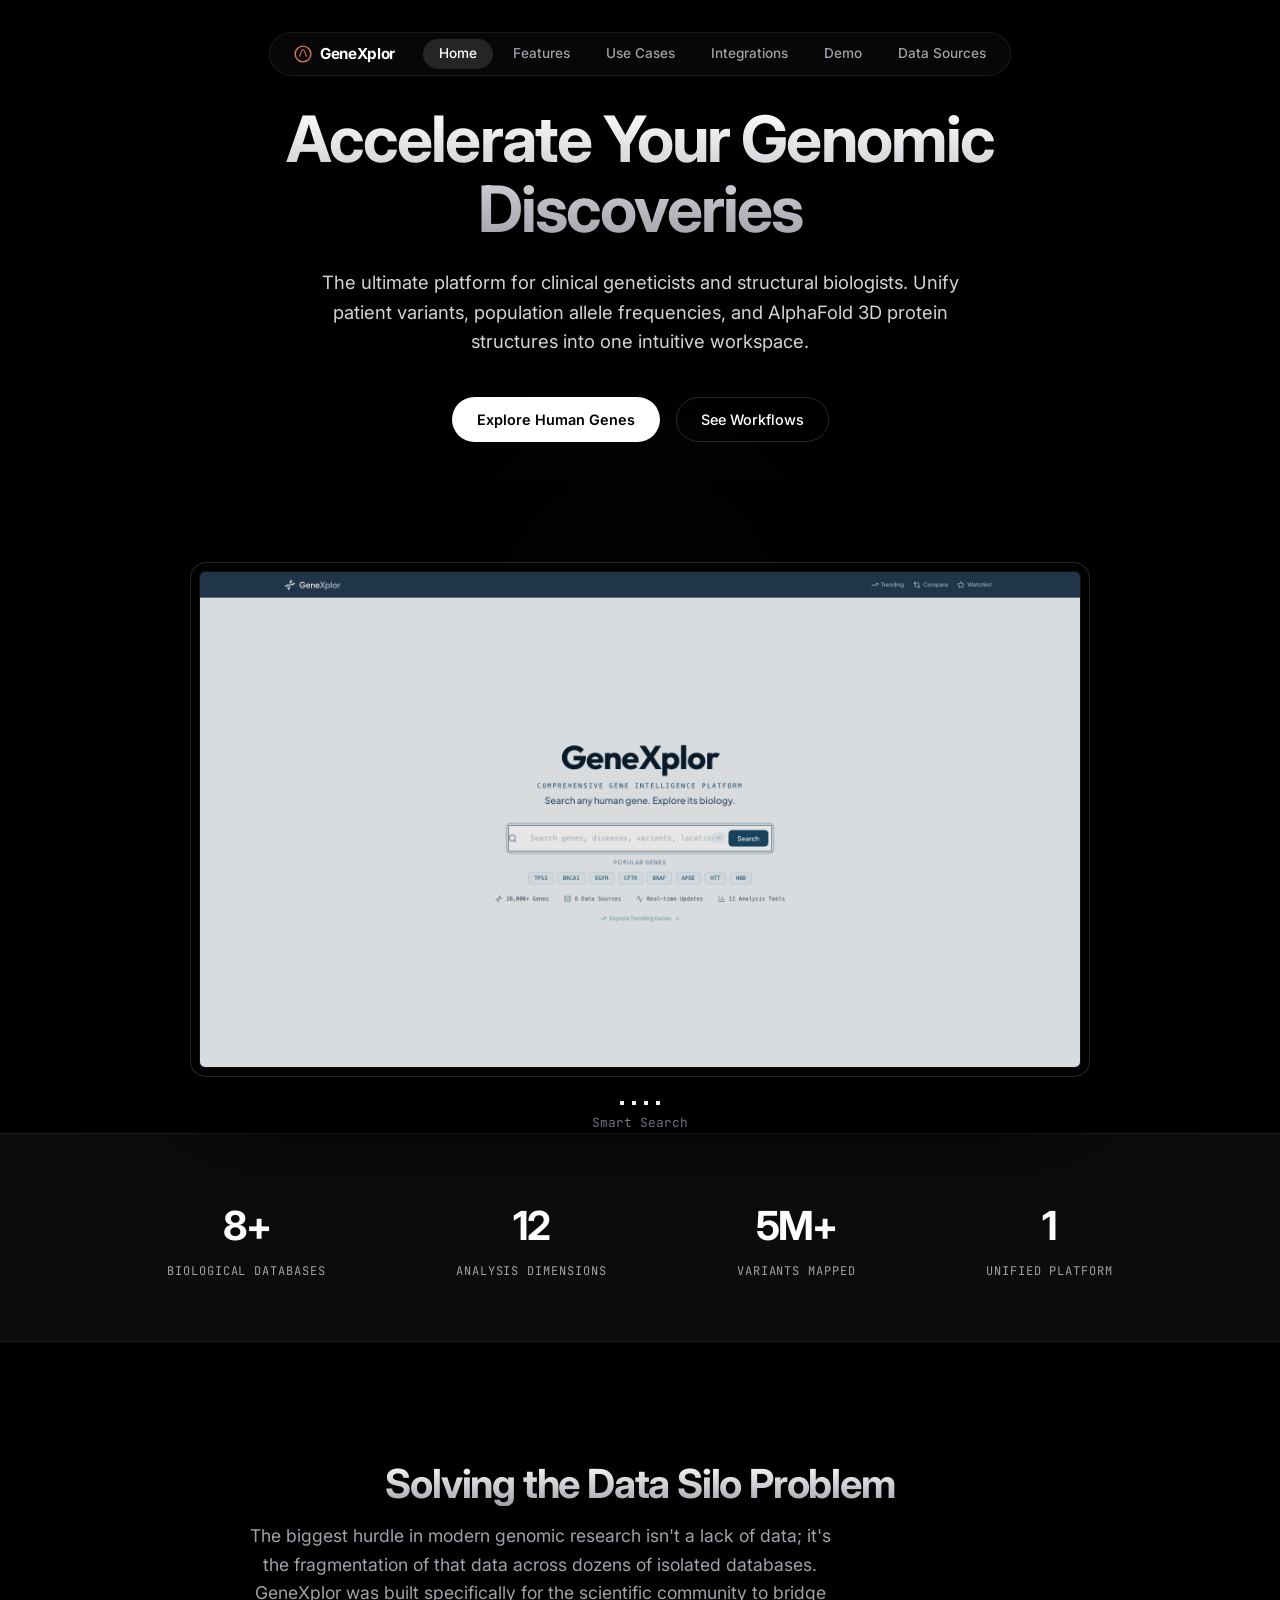
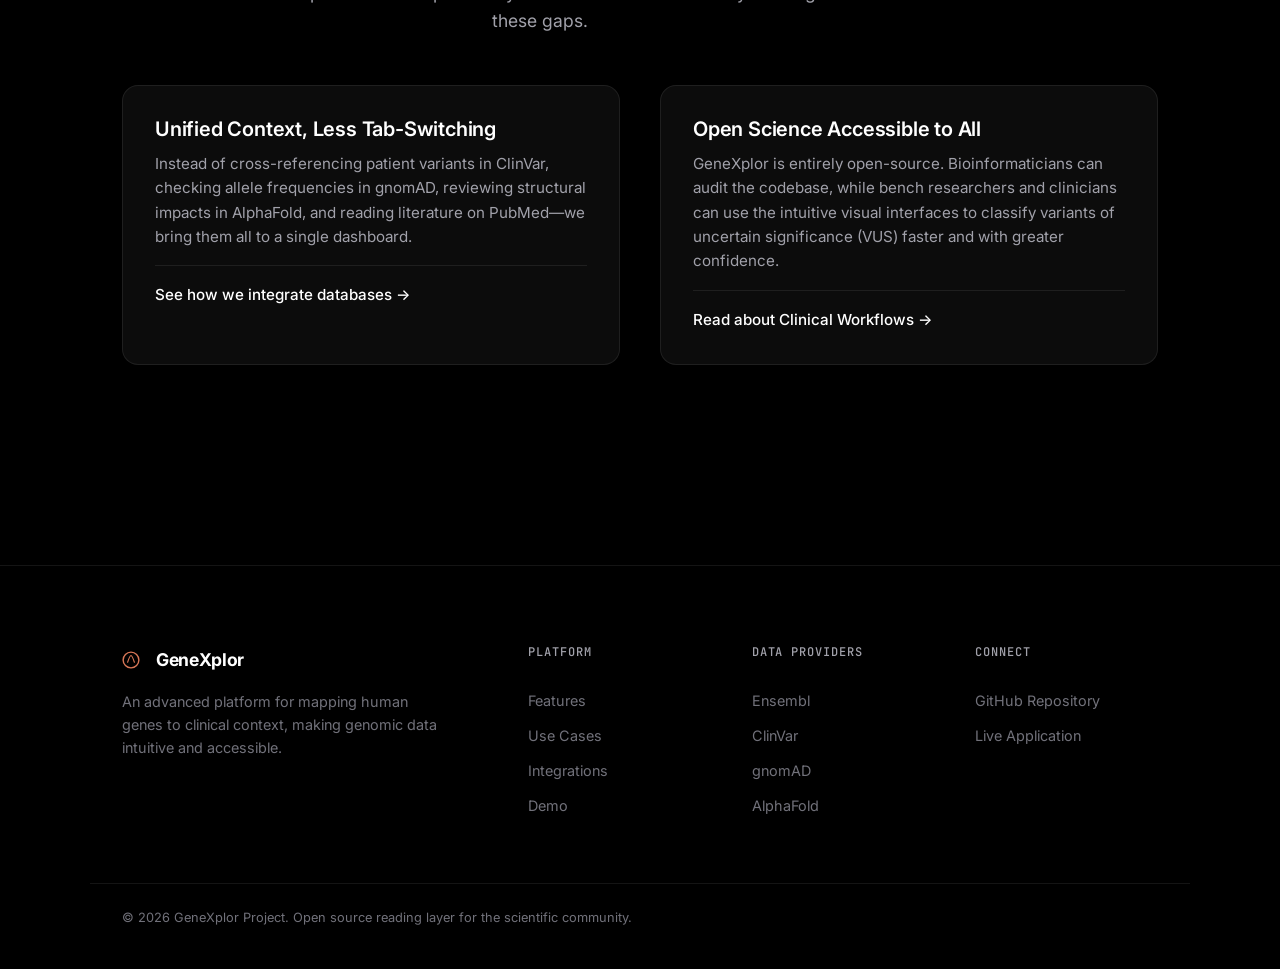
<file: index.html>
<!DOCTYPE html>
<html lang="en">
<head>
  <meta charset="UTF-8">
  <meta name="viewport" content="width=device-width, initial-scale=1.0">
  <title>GeneXplor — Gene Knowledge Platform for the Scientific Community</title>
  <meta name="description" content="A comprehensive open-source platform for exploring human genes, clinical variant analysis, and AlphaFold structural integration.">
  <link rel="stylesheet" href="styles.css">
  <link rel="icon" type="image/svg+xml" href="favicon.svg">
</head>
<body>

  <nav id="navbar">
    <div class="nav-inner">
      <a href="index.html" class="nav-logo">
        <svg fill="none" class="logo-icon" viewBox="0 0 32 32">
          <circle cx="16" cy="16" r="14" stroke="#D97757" stroke-width="2.5"/>
          <path d="M10 20c2-6 4-12 6-12s4 6 6 12" stroke="#D97757" stroke-width="2" stroke-linecap="round"/>
        </svg>
        GeneXplor
      </a>
      <div class="nav-links" id="navLinks">
        <a href="index.html" class="nav-link active">Home</a>
        <a href="features.html" class="nav-link">Features</a>
        <a href="use-cases.html" class="nav-link">Use Cases</a>
        <a href="integrations.html" class="nav-link">Integrations</a>
        <a href="demo.html" class="nav-link">Demo</a>
        <a href="data-sources.html" class="nav-link">Data Sources</a>
      </div>
      <button class="nav-mobile-toggle" id="mobileToggle" aria-label="Toggle Navigation">
        <span></span><span></span><span></span>
      </button>
    </div>
  </nav>

  <main>
    <section class="hero-section">
      <!-- Decorative Accent Blobs Removed for Dark Minimalist Theme -->
        <h1 class="hero-title">Accelerate Your Genomic Discoveries</h1>
        <p class="hero-subtitle">
          The ultimate platform for clinical geneticists and structural biologists. Unify patient variants, population allele frequencies, and AlphaFold 3D protein structures into one intuitive workspace.
        </p>
        <div class="hero-cta-row">
          <a href="https://genexplor.app" class="btn btn-primary" target="_blank">Explore Human Genes</a>
          <a href="use-cases.html" class="btn btn-outline">See Workflows</a>
        </div>
        
        <!-- Minimal Demo Browser -->
        <div class="hero-preview" style="margin-top: 40px;">
          <div class="demo-browser" style="max-width: 900px; margin: 0 auto;">
            <img id="heroImg" src="screenshots/homepage-hero.png" alt="GeneXplor Dashboard" style="border-radius:6px;width:100%;">
          </div>
          <div style="display: flex; justify-content: center; gap: 8px; margin-top: 24px;">
            <button class="screenshot-dot active" data-img="screenshots/homepage-hero.png" data-label="Smart Search"></button>
            <button class="screenshot-dot" data-img="screenshots/dashboard-overview.png" data-label="Dashboard Overview"></button>
            <button class="screenshot-dot" data-img="screenshots/protein-3d.png" data-label="3D Protein Viewer"></button>
            <button class="screenshot-dot" data-img="screenshots/simulator.png" data-label="Impact Simulator"></button>
          </div>
          <p id="heroLabel" style="margin-top:8px;font-family:'JetBrains Mono';font-size:0.8rem;color:var(--text-muted);">Smart Search</p>
        </div>
      </div>
    </section>

    <!-- Stats Section -->
    <section class="stats-strip">
      <div class="stats-inner">
        <div class="stat-item"><span class="stat-number">8+</span><div class="stat-label">Biological Databases</div></div>
        <div class="stat-item"><span class="stat-number">12</span><div class="stat-label">Analysis Dimensions</div></div>
        <div class="stat-item"><span class="stat-number">5M+</span><div class="stat-label">Variants Mapped</div></div>
        <div class="stat-item"><span class="stat-number">1</span><div class="stat-label">Unified Platform</div></div>
      </div>
    </section>

    <!-- Impact on Scientific Community (Replaces Get Started / Docker) -->
    <section id="impact" class="section">
      <div class="section-inner">
        <div class="section-header" style="text-align: center; max-width: 800px; margin: 0 auto 50px;">
          <h2>Solving the Data Silo Problem</h2>
          <p>The biggest hurdle in modern genomic research isn't a lack of data; it's the fragmentation of that data across dozens of isolated databases. GeneXplor was built specifically for the scientific community to bridge these gaps.</p>
        </div>
        
        <div class="grid-2">
          <div class="feature-card">
            <h3>Unified Context, Less Tab-Switching</h3>
            <p>Instead of cross-referencing patient variants in ClinVar, checking allele frequencies in gnomAD, reviewing structural impacts in AlphaFold, and reading literature on PubMed—we bring them all to a single dashboard.</p>
            <hr style="border: 0; border-top: 1px solid var(--border-light); margin: 16px 0;">
            <a href="integrations.html" style="font-weight:500; font-size: 0.95rem; color:var(--accent-primary);">See how we integrate databases &rarr;</a>
          </div>
          <div class="feature-card">
            <h3>Open Science Accessible to All</h3>
            <p>GeneXplor is entirely open-source. Bioinformaticians can audit the codebase, while bench researchers and clinicians can use the intuitive visual interfaces to classify variants of uncertain significance (VUS) faster and with greater confidence.</p>
            <hr style="border: 0; border-top: 1px solid var(--border-light); margin: 16px 0;">
            <a href="use-cases.html" style="font-weight:500; font-size: 0.95rem; color:var(--accent-primary);">Read about Clinical Workflows &rarr;</a>
          </div>
        </div>
      </div>
    </section>
  </main>

  <footer class="site-footer">
    <div class="footer-inner">
      <div class="footer-brand">
        <a href="index.html" class="nav-logo">
          <svg fill="none" class="logo-icon" viewBox="0 0 32 32" style="margin-right:8px;">
            <circle cx="16" cy="16" r="14" stroke="#D97757" stroke-width="2.5"/>
            <path d="M10 20c2-6 4-12 6-12s4 6 6 12" stroke="#D97757" stroke-width="2" stroke-linecap="round"/>
          </svg>
          GeneXplor
        </a>
        <p class="footer-desc" style="margin-top:16px;">An advanced platform for mapping human genes to clinical context, making genomic data intuitive and accessible.</p>
      </div>
      <div class="footer-col">
        <h4>Platform</h4>
        <a href="features.html">Features</a>
        <a href="use-cases.html">Use Cases</a>
        <a href="integrations.html">Integrations</a>
        <a href="demo.html">Demo</a>
      </div>
      <div class="footer-col">
        <h4>Data Providers</h4>
        <a href="https://useast.ensembl.org/" target="_blank">Ensembl</a>
        <a href="https://www.ncbi.nlm.nih.gov/clinvar/" target="_blank">ClinVar</a>
        <a href="https://gnomad.broadinstitute.org/" target="_blank">gnomAD</a>
        <a href="https://alphafold.ebi.ac.uk/" target="_blank">AlphaFold</a>
      </div>
      <div class="footer-col">
        <h4>Connect</h4>
        <a href="https://github.com/contact-ajmal/geneXplor" target="_blank">GitHub Repository</a>
        <a href="https://genexplor.app" target="_blank">Live Application</a>
      </div>
    </div>
    <div class="footer-bottom">
      <p>&copy; 2026 GeneXplor Project. Open source reading layer for the scientific community.</p>
    </div>
  </footer>

  <script src="script.js"></script>
</body>
</html>
</file>
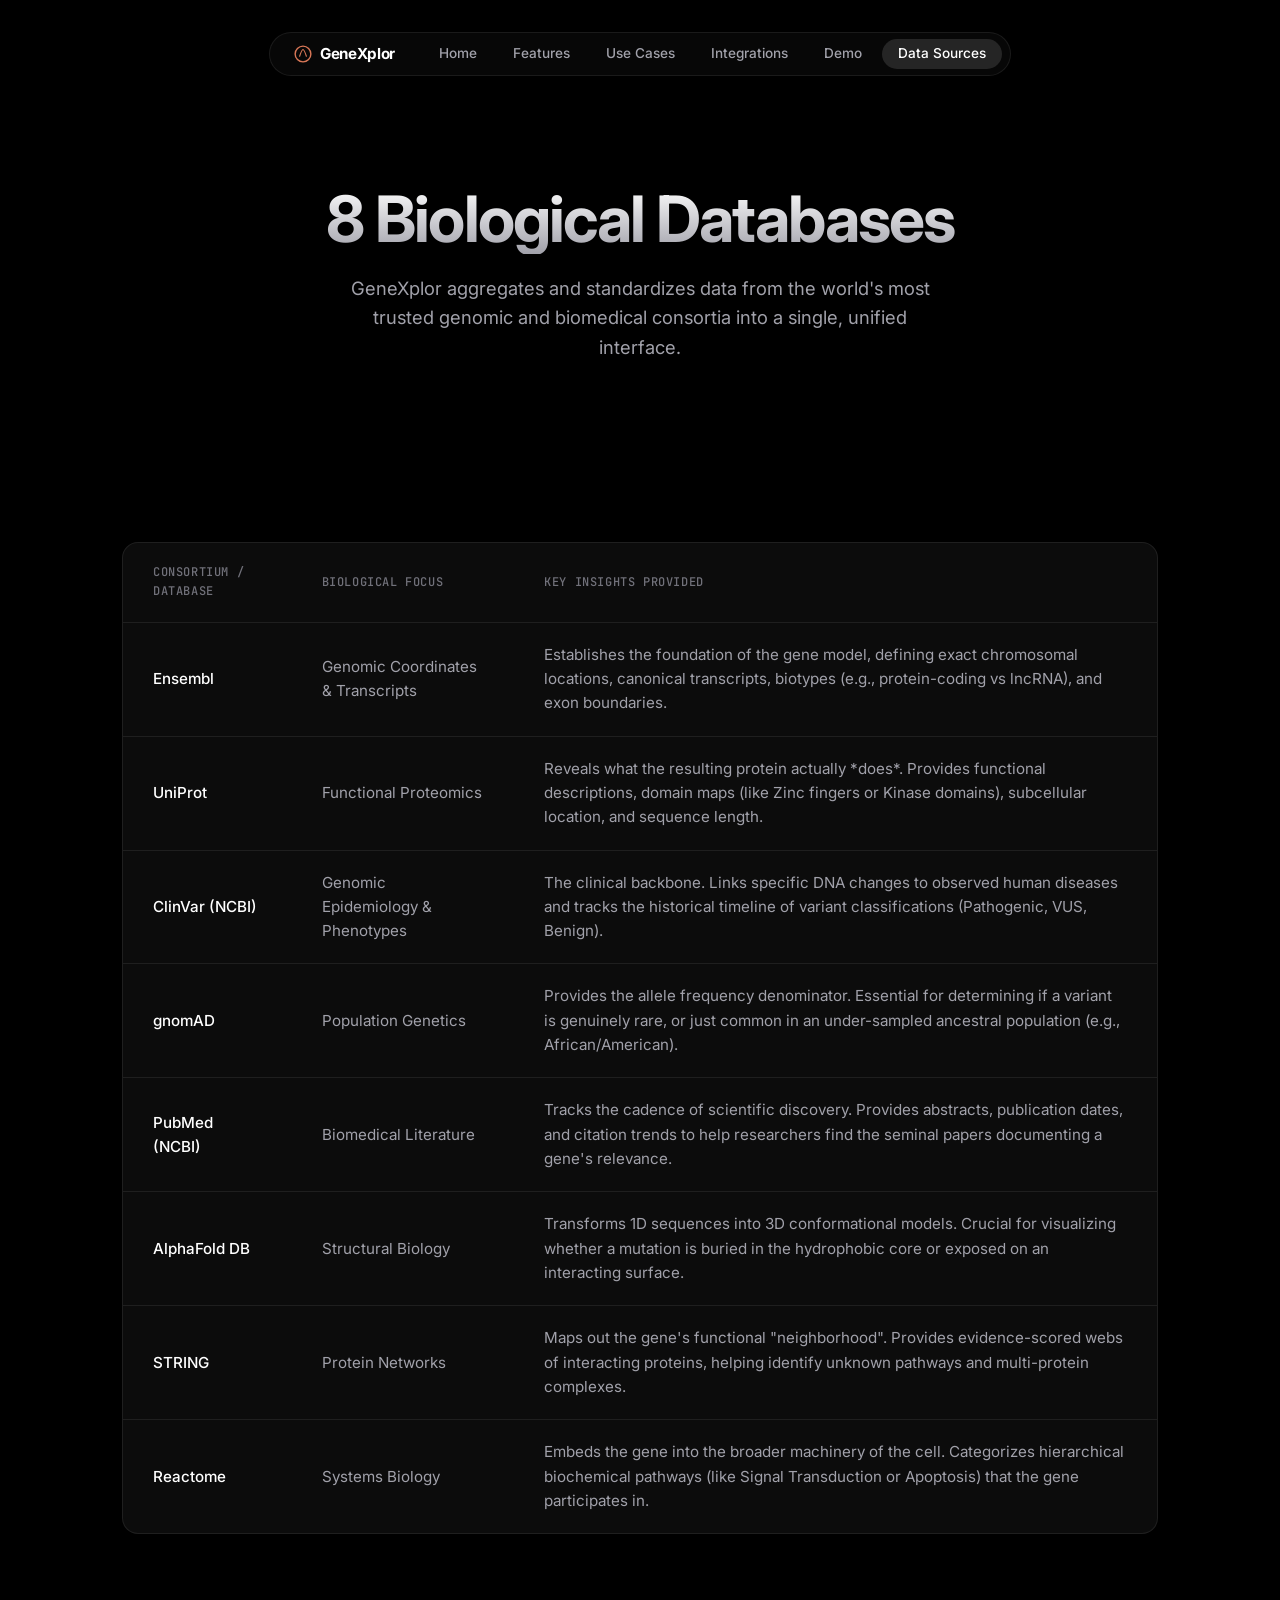
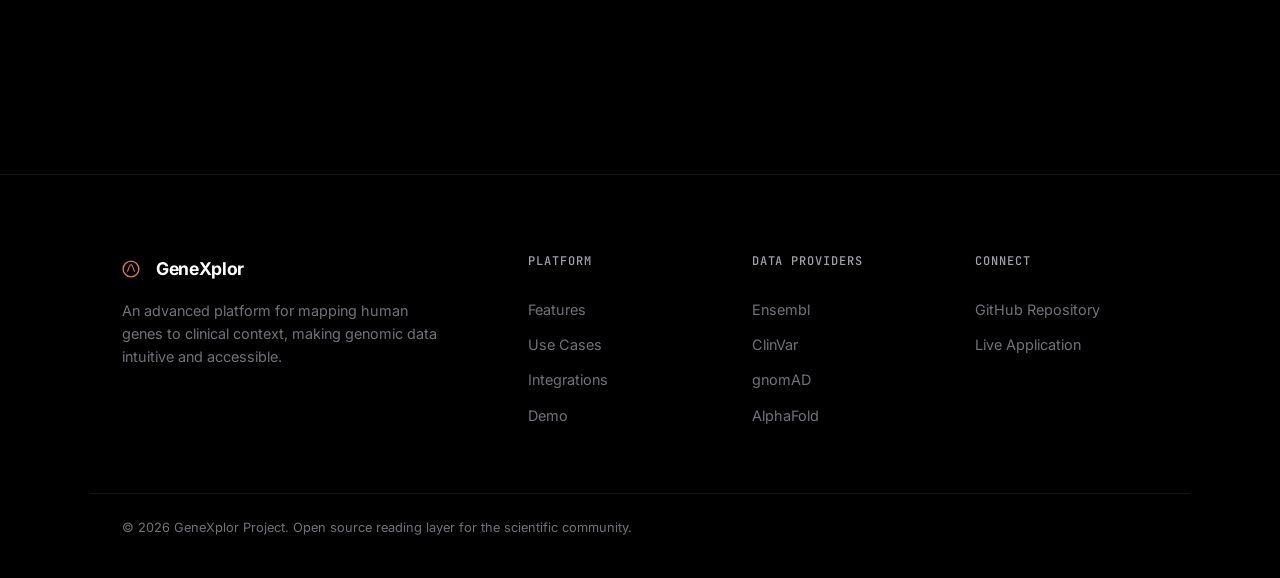
<file: data-sources.html>
<!DOCTYPE html>
<html lang="en">
<head>
  <meta charset="UTF-8">
  <meta name="viewport" content="width=device-width, initial-scale=1.0">
  <title>GeneXplor — Biological Databases</title>
  <link rel="stylesheet" href="styles.css">
  <link rel="icon" type="image/svg+xml" href="favicon.svg">
</head>
<body>
  <nav id="navbar">
    <div class="nav-inner">
      <a href="index.html" class="nav-logo">
        <svg fill="none" class="logo-icon" viewBox="0 0 32 32">
          <circle cx="16" cy="16" r="14" stroke="#D97757" stroke-width="2.5"/>
          <path d="M10 20c2-6 4-12 6-12s4 6 6 12" stroke="#D97757" stroke-width="2" stroke-linecap="round"/>
        </svg>
        GeneXplor
      </a>
      <div class="nav-links" id="navLinks">
        <a href="index.html" class="nav-link">Home</a>
        <a href="features.html" class="nav-link">Features</a>
        <a href="use-cases.html" class="nav-link">Use Cases</a>
        <a href="integrations.html" class="nav-link">Integrations</a>
        <a href="demo.html" class="nav-link">Demo</a>
        <a href="data-sources.html" class="nav-link active">Data Sources</a>
      </div>
      <button class="nav-mobile-toggle" id="mobileToggle" aria-label="Toggle Navigation">
        <span></span><span></span><span></span>
      </button>
    </div>
  </nav>

  <main>
    <div class="page-header">
      <h1 class="page-title">8 Biological Databases</h1>
      <p class="page-subtitle">GeneXplor aggregates and standardizes data from the world's most trusted genomic and biomedical consortia into a single, unified interface.</p>
    </div>

    <section class="section">
      <div class="section-inner">
        <div class="ds-table-wrapper">
          <table>
            <thead>
              <tr>
                <th>Consortium / Database</th>
                <th>Biological Focus</th>
                <th>Key Insights Provided</th>
              </tr>
            </thead>
            <tbody>
              <tr>
                <td><strong>Ensembl</strong></td>
                <td>Genomic Coordinates & Transcripts</td>
                <td>Establishes the foundation of the gene model, defining exact chromosomal locations, canonical transcripts, biotypes (e.g., protein-coding vs lncRNA), and exon boundaries.</td>
              </tr>
              <tr>
                <td><strong>UniProt</strong></td>
                <td>Functional Proteomics</td>
                <td>Reveals what the resulting protein actually *does*. Provides functional descriptions, domain maps (like Zinc fingers or Kinase domains), subcellular location, and sequence length.</td>
              </tr>
              <tr>
                <td><strong>ClinVar (NCBI)</strong></td>
                <td>Genomic Epidemiology & Phenotypes</td>
                <td>The clinical backbone. Links specific DNA changes to observed human diseases and tracks the historical timeline of variant classifications (Pathogenic, VUS, Benign).</td>
              </tr>
              <tr>
                <td><strong>gnomAD</strong></td>
                <td>Population Genetics</td>
                <td>Provides the allele frequency denominator. Essential for determining if a variant is genuinely rare, or just common in an under-sampled ancestral population (e.g., African/American).</td>
              </tr>
              <tr>
                <td><strong>PubMed (NCBI)</strong></td>
                <td>Biomedical Literature</td>
                <td>Tracks the cadence of scientific discovery. Provides abstracts, publication dates, and citation trends to help researchers find the seminal papers documenting a gene's relevance.</td>
              </tr>
              <tr>
                <td><strong>AlphaFold DB</strong></td>
                <td>Structural Biology</td>
                <td>Transforms 1D sequences into 3D conformational models. Crucial for visualizing whether a mutation is buried in the hydrophobic core or exposed on an interacting surface.</td>
              </tr>
              <tr>
                <td><strong>STRING</strong></td>
                <td>Protein Networks</td>
                <td>Maps out the gene's functional "neighborhood". Provides evidence-scored webs of interacting proteins, helping identify unknown pathways and multi-protein complexes.</td>
              </tr>
              <tr>
                <td><strong>Reactome</strong></td>
                <td>Systems Biology</td>
                <td>Embeds the gene into the broader machinery of the cell. Categorizes hierarchical biochemical pathways (like Signal Transduction or Apoptosis) that the gene participates in.</td>
              </tr>
            </tbody>
          </table>
        </div>
      </div>
    </section>
  </main>

  <footer class="site-footer">
    <div class="footer-inner">
      <div class="footer-brand">
        <a href="index.html" class="nav-logo">
          <svg fill="none" class="logo-icon" viewBox="0 0 32 32" style="margin-right:8px;">
            <circle cx="16" cy="16" r="14" stroke="#D97757" stroke-width="2.5"/>
            <path d="M10 20c2-6 4-12 6-12s4 6 6 12" stroke="#D97757" stroke-width="2" stroke-linecap="round"/>
          </svg>
          GeneXplor
        </a>
        <p class="footer-desc" style="margin-top:16px;">An advanced platform for mapping human genes to clinical context, making genomic data intuitive and accessible.</p>
      </div>
      <div class="footer-col">
        <h4>Platform</h4>
        <a href="features.html">Features</a>
        <a href="use-cases.html">Use Cases</a>
        <a href="integrations.html">Integrations</a>
        <a href="demo.html">Demo</a>
      </div>
      <div class="footer-col">
        <h4>Data Providers</h4>
        <a href="https://useast.ensembl.org/" target="_blank">Ensembl</a>
        <a href="https://www.ncbi.nlm.nih.gov/clinvar/" target="_blank">ClinVar</a>
        <a href="https://gnomad.broadinstitute.org/" target="_blank">gnomAD</a>
        <a href="https://alphafold.ebi.ac.uk/" target="_blank">AlphaFold</a>
      </div>
      <div class="footer-col">
        <h4>Connect</h4>
        <a href="https://github.com/contact-ajmal/geneXplor" target="_blank">GitHub Repository</a>
        <a href="https://genexplor.app" target="_blank">Live Application</a>
      </div>
    </div>
    <div class="footer-bottom">
      <p>&copy; 2026 GeneXplor Project. Open source reading layer for the scientific community.</p>
    </div>
  </footer>
  <script src="script.js"></script>
</body>
</html>
</file>
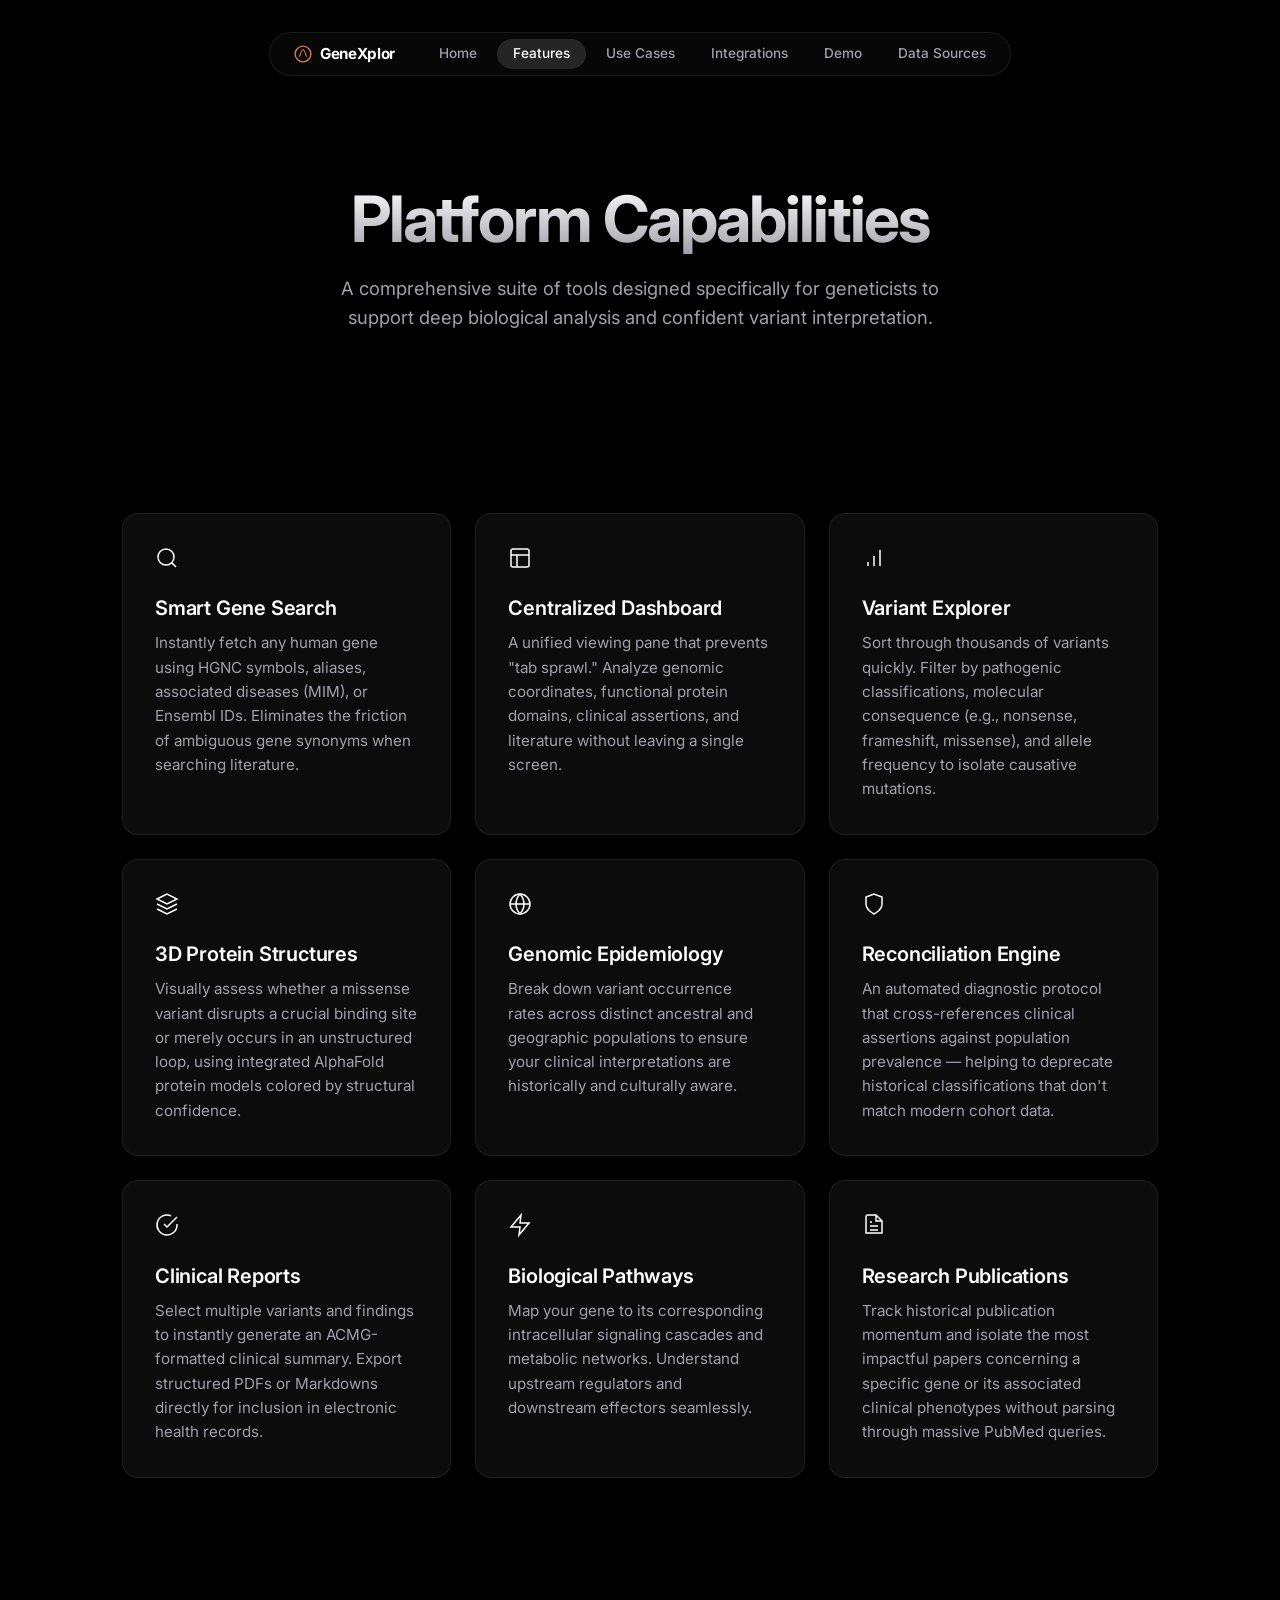
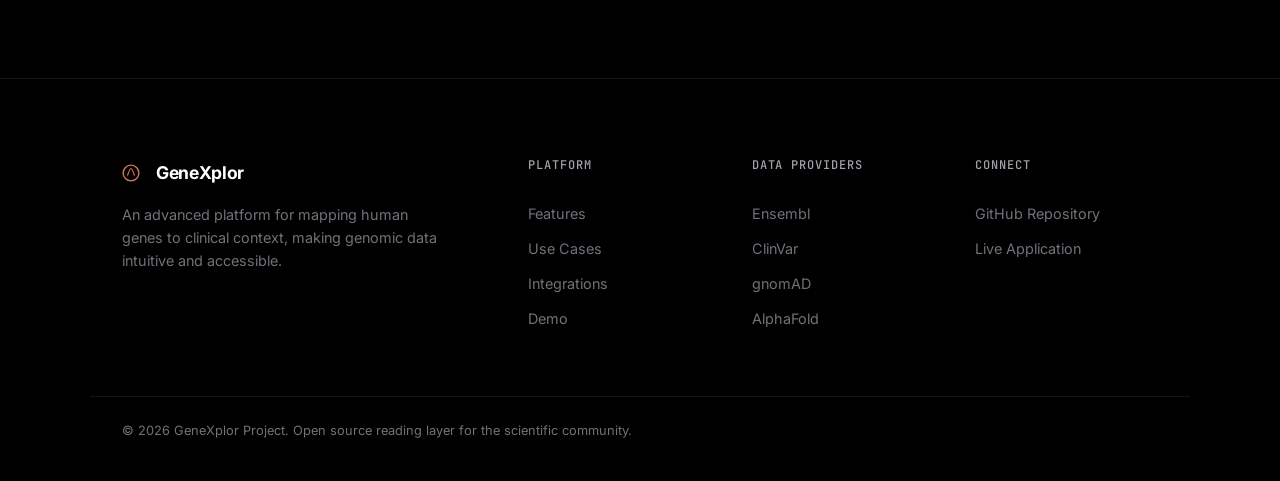
<file: features.html>
<!DOCTYPE html>
<html lang="en">
<head>
  <meta charset="UTF-8">
  <meta name="viewport" content="width=device-width, initial-scale=1.0">
  <title>GeneXplor — Scientific Capabilities</title>
  <link rel="stylesheet" href="styles.css">
  <link rel="icon" type="image/svg+xml" href="favicon.svg">
</head>
<body>

  <!-- Navigation -->
  <nav id="navbar">
    <div class="nav-inner">
      <a href="index.html" class="nav-logo">
        <svg fill="none" class="logo-icon" viewBox="0 0 32 32">
          <circle cx="16" cy="16" r="14" stroke="#D97757" stroke-width="2.5"/>
          <path d="M10 20c2-6 4-12 6-12s4 6 6 12" stroke="#D97757" stroke-width="2" stroke-linecap="round"/>
        </svg>
        GeneXplor
      </a>
      <div class="nav-links" id="navLinks">
        <a href="index.html" class="nav-link">Home</a>
        <a href="features.html" class="nav-link active">Features</a>
        <a href="use-cases.html" class="nav-link">Use Cases</a>
        <a href="integrations.html" class="nav-link">Integrations</a>
        <a href="demo.html" class="nav-link">Demo</a>
        <a href="data-sources.html" class="nav-link">Data Sources</a>
      </div>
    </div>
  </nav>

  <main>
    <div class="page-header">
      <h1 class="page-title">Platform Capabilities</h1>
      <p class="page-subtitle">A comprehensive suite of tools designed specifically for geneticists to support deep biological analysis and confident variant interpretation.</p>
    </div>

    <section class="section">
      <div class="section-inner grid-3">
        <!-- Feature 1 -->
        <div class="feature-card">
          <div class="feature-icon">
            <svg viewBox="0 0 24 24" fill="none" stroke="currentColor"><circle cx="11" cy="11" r="8"/><path d="M21 21l-4.35-4.35"/></svg>
          </div>
          <h3>Smart Gene Search</h3>
          <p>Instantly fetch any human gene using HGNC symbols, aliases, associated diseases (MIM), or Ensembl IDs. Eliminates the friction of ambiguous gene synonyms when searching literature.</p>
        </div>
        <!-- Feature 2 -->
        <div class="feature-card">
          <div class="feature-icon">
            <svg viewBox="0 0 24 24" fill="none" stroke="currentColor"><rect x="3" y="3" width="18" height="18" rx="2"/><path d="M3 9h18M9 21V9"/></svg>
          </div>
          <h3>Centralized Dashboard</h3>
          <p>A unified viewing pane that prevents "tab sprawl." Analyze genomic coordinates, functional protein domains, clinical assertions, and literature without leaving a single screen.</p>
        </div>
        <!-- Feature 3 -->
        <div class="feature-card">
          <div class="feature-icon">
            <svg viewBox="0 0 24 24" fill="none" stroke="currentColor"><path d="M12 20V10M18 20V4M6 20v-4"/></svg>
          </div>
          <h3>Variant Explorer</h3>
          <p>Sort through thousands of variants quickly. Filter by pathogenic classifications, molecular consequence (e.g., nonsense, frameshift, missense), and allele frequency to isolate causative mutations.</p>
        </div>
        <!-- Feature 4 -->
        <div class="feature-card">
          <div class="feature-icon">
            <svg viewBox="0 0 24 24" fill="none" stroke="currentColor"><path d="M12 2L2 7l10 5 10-5-10-5zM2 17l10 5 10-5M2 12l10 5 10-5"/></svg>
          </div>
          <h3>3D Protein Structures</h3>
          <p>Visually assess whether a missense variant disrupts a crucial binding site or merely occurs in an unstructured loop, using integrated AlphaFold protein models colored by structural confidence.</p>
        </div>
        <!-- Feature 5 -->
        <div class="feature-card">
          <div class="feature-icon">
            <svg viewBox="0 0 24 24" fill="none" stroke="currentColor"><circle cx="12" cy="12" r="10"/><path d="M12 2a15.3 15.3 0 0 1 4 10 15.3 15.3 0 0 1-4 10 15.3 15.3 0 0 1-4-10 15.3 15.3 0 0 1 4-10zM2 12h20"/></svg>
          </div>
          <h3>Genomic Epidemiology</h3>
          <p>Break down variant occurrence rates across distinct ancestral and geographic populations to ensure your clinical interpretations are historically and culturally aware.</p>
        </div>
        <!-- Feature 6 -->
        <div class="feature-card">
          <div class="feature-icon">
            <svg viewBox="0 0 24 24" fill="none" stroke="currentColor"><path d="M12 22s8-4 8-10V5l-8-3-8 3v7c0 6 8 10 8 10z"/></svg>
          </div>
          <h3>Reconciliation Engine</h3>
          <p>An automated diagnostic protocol that cross-references clinical assertions against population prevalence — helping to deprecate historical classifications that don't match modern cohort data.</p>
        </div>
        <!-- Feature 7 -->
        <div class="feature-card">
          <div class="feature-icon">
            <svg viewBox="0 0 24 24" fill="none" stroke="currentColor"><path d="M22 11.08V12a10 10 0 1 1-5.93-9.14M22 4L12 14.01l-3-3"/></svg>
          </div>
          <h3>Clinical Reports</h3>
          <p>Select multiple variants and findings to instantly generate an ACMG-formatted clinical summary. Export structured PDFs or Markdowns directly for inclusion in electronic health records.</p>
        </div>
        <!-- Feature 8 -->
        <div class="feature-card">
          <div class="feature-icon">
            <svg viewBox="0 0 24 24" fill="none" stroke="currentColor"><path d="M13 2L3 14h9l-1 8 10-12h-9l1-8z"/></svg>
          </div>
          <h3>Biological Pathways</h3>
          <p>Map your gene to its corresponding intracellular signaling cascades and metabolic networks. Understand upstream regulators and downstream effectors seamlessly.</p>
        </div>
        <!-- Feature 9 -->
        <div class="feature-card">
          <div class="feature-icon">
            <svg viewBox="0 0 24 24" fill="none" stroke="currentColor"><path d="M14 2H6a2 2 0 0 0-2 2v16h16V8l-6-6zM14 2v6h6M16 13H8M16 17H8M10 9H8"/></svg>
          </div>
          <h3>Research Publications</h3>
          <p>Track historical publication momentum and isolate the most impactful papers concerning a specific gene or its associated clinical phenotypes without parsing through massive PubMed queries.</p>
        </div>
      </div>
    </section>
  </main>

  <footer class="site-footer">
    <div class="footer-inner">
      <div class="footer-brand">
        <a href="index.html" class="nav-logo">
          <svg fill="none" class="logo-icon" viewBox="0 0 32 32" style="margin-right:8px;">
            <circle cx="16" cy="16" r="14" stroke="#D97757" stroke-width="2.5"/>
            <path d="M10 20c2-6 4-12 6-12s4 6 6 12" stroke="#D97757" stroke-width="2" stroke-linecap="round"/>
          </svg>
          GeneXplor
        </a>
        <p class="footer-desc" style="margin-top:16px;">An advanced platform for mapping human genes to clinical context, making genomic data intuitive and accessible.</p>
      </div>
      <div class="footer-col">
        <h4>Platform</h4>
        <a href="features.html">Features</a>
        <a href="use-cases.html">Use Cases</a>
        <a href="integrations.html">Integrations</a>
        <a href="demo.html">Demo</a>
      </div>
      <div class="footer-col">
        <h4>Data Providers</h4>
        <a href="https://useast.ensembl.org/" target="_blank">Ensembl</a>
        <a href="https://www.ncbi.nlm.nih.gov/clinvar/" target="_blank">ClinVar</a>
        <a href="https://gnomad.broadinstitute.org/" target="_blank">gnomAD</a>
        <a href="https://alphafold.ebi.ac.uk/" target="_blank">AlphaFold</a>
      </div>
      <div class="footer-col">
        <h4>Connect</h4>
        <a href="https://github.com/contact-ajmal/geneXplor" target="_blank">GitHub Repository</a>
        <a href="https://genexplor.app" target="_blank">Live Application</a>
      </div>
    </div>
    <div class="footer-bottom">
      <p>&copy; 2026 GeneXplor Project. Open source reading layer for the scientific community.</p>
    </div>
  </footer>

  <script src="script.js"></script>
</body>
</html>
</file>
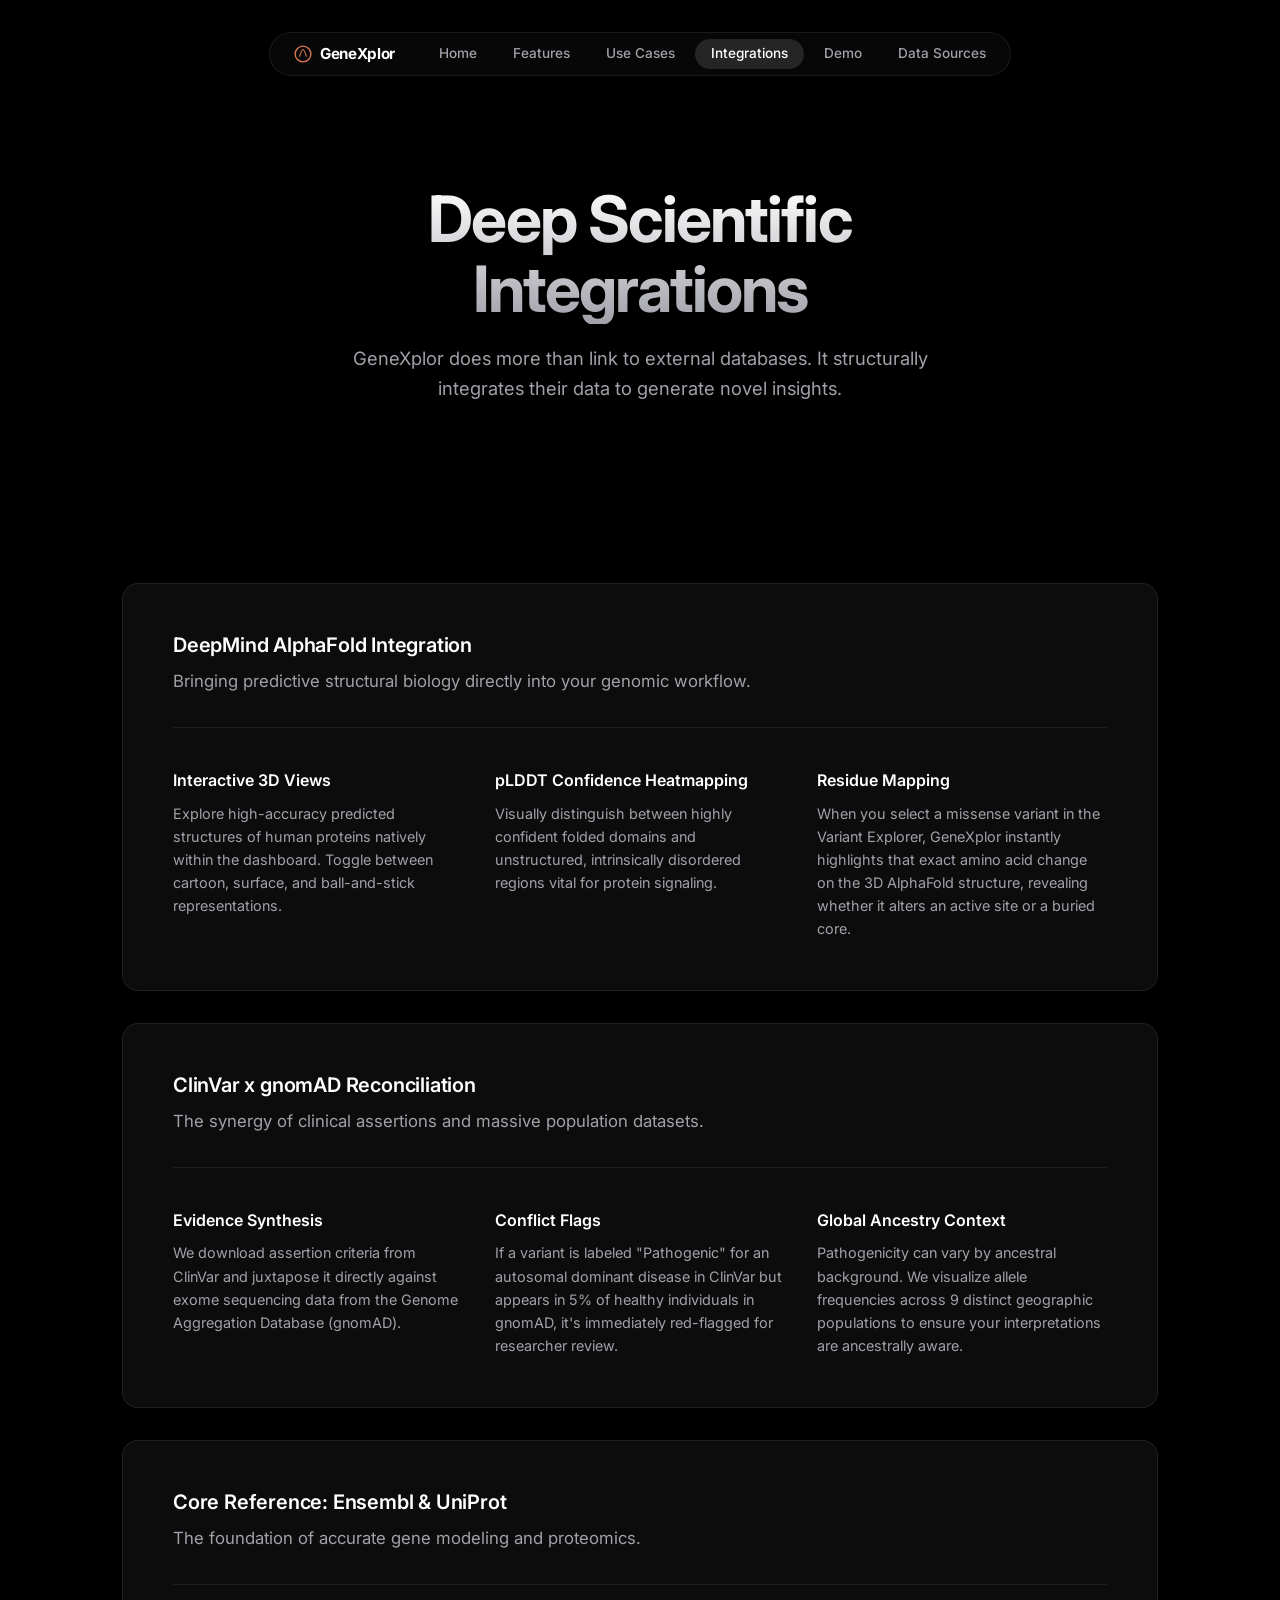
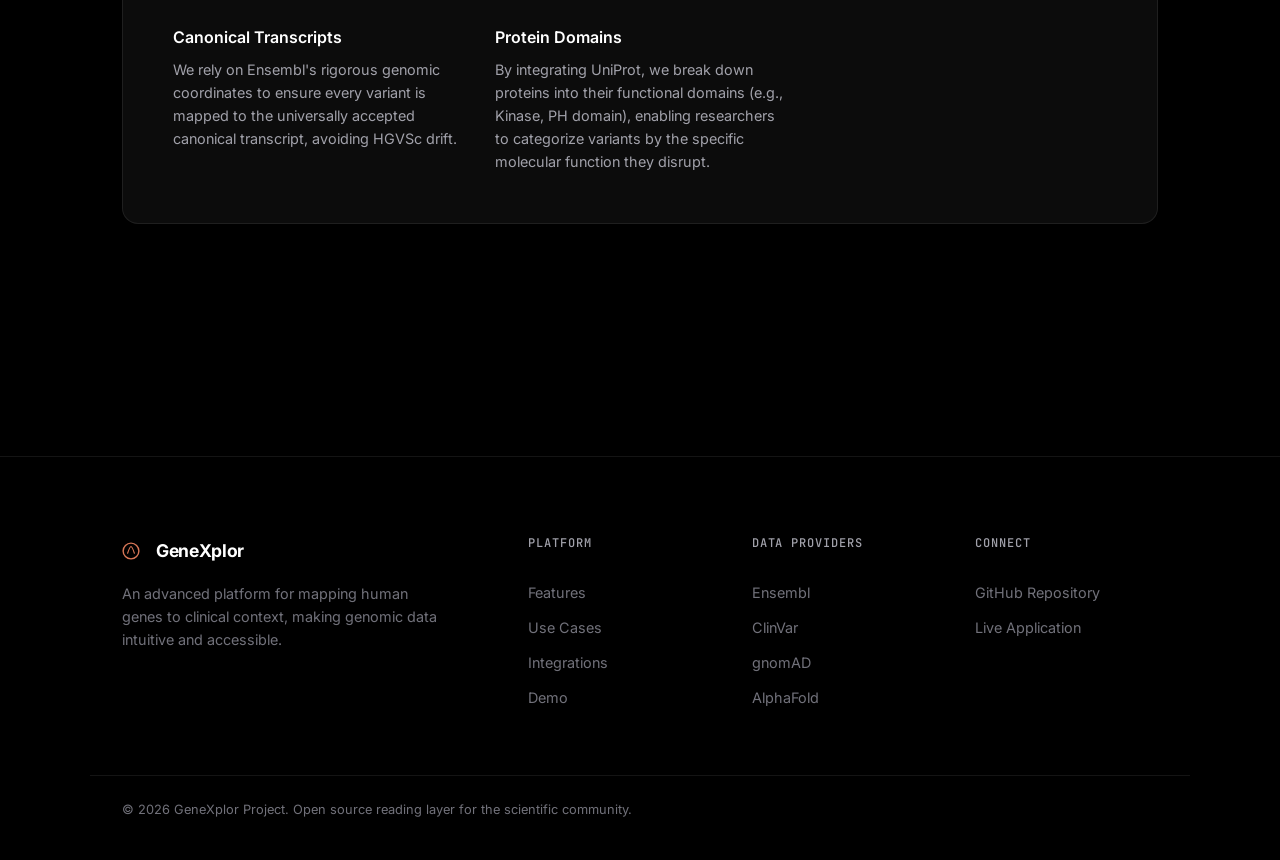
<file: integrations.html>
<!DOCTYPE html>
<html lang="en">
<head>
  <meta charset="UTF-8">
  <meta name="viewport" content="width=device-width, initial-scale=1.0">
  <title>GeneXplor — Scientific Integrations</title>
  <link rel="stylesheet" href="styles.css">
  <link rel="icon" type="image/svg+xml" href="favicon.svg">
</head>
<body>
  <nav id="navbar">
    <div class="nav-inner">
      <a href="index.html" class="nav-logo">
        <svg fill="none" class="logo-icon" viewBox="0 0 32 32">
          <circle cx="16" cy="16" r="14" stroke="#D97757" stroke-width="2.5"/>
          <path d="M10 20c2-6 4-12 6-12s4 6 6 12" stroke="#D97757" stroke-width="2" stroke-linecap="round"/>
        </svg>
        GeneXplor
      </a>
      <div class="nav-links" id="navLinks">
        <a href="index.html" class="nav-link">Home</a>
        <a href="features.html" class="nav-link">Features</a>
        <a href="use-cases.html" class="nav-link">Use Cases</a>
        <a href="integrations.html" class="nav-link active">Integrations</a>
        <a href="demo.html" class="nav-link">Demo</a>
        <a href="data-sources.html" class="nav-link">Data Sources</a>
      </div>
      <button class="nav-mobile-toggle" id="mobileToggle" aria-label="Toggle Navigation">
        <span></span><span></span><span></span>
      </button>
    </div>
  </nav>

  <main>
    <div class="page-header">
      <h1 class="page-title">Deep Scientific Integrations</h1>
      <p class="page-subtitle">GeneXplor does more than link to external databases. It structurally integrates their data to generate novel insights.</p>
    </div>

    <section class="section">
      <div class="section-inner">
        <!-- AlphaFold -->
        <div class="arch-layer">
          <div class="arch-layer-header">
            <h3 style="color:var(--accent-primary);">DeepMind AlphaFold Integration</h3>
            <p>Bringing predictive structural biology directly into your genomic workflow.</p>
          </div>
          <div class="arch-sub-grid">
            <div class="arch-sub-card">
              <strong>Interactive 3D Views</strong>
              <p>Explore high-accuracy predicted structures of human proteins natively within the dashboard. Toggle between cartoon, surface, and ball-and-stick representations.</p>
            </div>
            <div class="arch-sub-card">
              <strong>pLDDT Confidence Heatmapping</strong>
              <p>Visually distinguish between highly confident folded domains and unstructured, intrinsically disordered regions vital for protein signaling.</p>
            </div>
            <div class="arch-sub-card">
              <strong>Residue Mapping</strong>
              <p>When you select a missense variant in the Variant Explorer, GeneXplor instantly highlights that exact amino acid change on the 3D AlphaFold structure, revealing whether it alters an active site or a buried core.</p>
            </div>
          </div>
        </div>

        <!-- ClinVar + gnomAD -->
        <div class="arch-layer">
          <div class="arch-layer-header">
            <h3>ClinVar x gnomAD Reconciliation</h3>
            <p>The synergy of clinical assertions and massive population datasets.</p>
          </div>
          <div class="arch-sub-grid">
            <div class="arch-sub-card">
              <strong>Evidence Synthesis</strong>
              <p>We download assertion criteria from ClinVar and juxtapose it directly against exome sequencing data from the Genome Aggregation Database (gnomAD).</p>
            </div>
            <div class="arch-sub-card">
              <strong>Conflict Flags</strong>
              <p>If a variant is labeled "Pathogenic" for an autosomal dominant disease in ClinVar but appears in 5% of healthy individuals in gnomAD, it's immediately red-flagged for researcher review.</p>
            </div>
            <div class="arch-sub-card">
              <strong>Global Ancestry Context</strong>
              <p>Pathogenicity can vary by ancestral background. We visualize allele frequencies across 9 distinct geographic populations to ensure your interpretations are ancestrally aware.</p>
            </div>
          </div>
        </div>

        <!-- Ensembl + UniProt -->
        <div class="arch-layer">
          <div class="arch-layer-header">
            <h3>Core Reference: Ensembl & UniProt</h3>
            <p>The foundation of accurate gene modeling and proteomics.</p>
          </div>
          <div class="arch-sub-grid">
            <div class="arch-sub-card">
              <strong>Canonical Transcripts</strong>
              <p>We rely on Ensembl's rigorous genomic coordinates to ensure every variant is mapped to the universally accepted canonical transcript, avoiding HGVSc drift.</p>
            </div>
            <div class="arch-sub-card">
              <strong>Protein Domains</strong>
              <p>By integrating UniProt, we break down proteins into their functional domains (e.g., Kinase, PH domain), enabling researchers to categorize variants by the specific molecular function they disrupt.</p>
            </div>
          </div>
        </div>
      </div>
    </section>
  </main>

  <!-- We will reuse the same footer as use-cases.html, keeping it consistent -->
  <footer class="site-footer">
    <div class="footer-inner">
      <div class="footer-brand">
        <a href="index.html" class="nav-logo">
          <svg fill="none" class="logo-icon" viewBox="0 0 32 32" style="margin-right:8px;">
            <circle cx="16" cy="16" r="14" stroke="#D97757" stroke-width="2.5"/>
            <path d="M10 20c2-6 4-12 6-12s4 6 6 12" stroke="#D97757" stroke-width="2" stroke-linecap="round"/>
          </svg>
          GeneXplor
        </a>
        <p class="footer-desc" style="margin-top:16px;">An advanced platform for mapping human genes to clinical context, making genomic data intuitive and accessible.</p>
      </div>
      <div class="footer-col">
        <h4>Platform</h4>
        <a href="features.html">Features</a>
        <a href="use-cases.html">Use Cases</a>
        <a href="integrations.html">Integrations</a>
        <a href="demo.html">Demo</a>
      </div>
      <div class="footer-col">
        <h4>Data Providers</h4>
        <a href="https://useast.ensembl.org/" target="_blank">Ensembl</a>
        <a href="https://www.ncbi.nlm.nih.gov/clinvar/" target="_blank">ClinVar</a>
        <a href="https://gnomad.broadinstitute.org/" target="_blank">gnomAD</a>
        <a href="https://alphafold.ebi.ac.uk/" target="_blank">AlphaFold</a>
      </div>
      <div class="footer-col">
        <h4>Connect</h4>
        <a href="https://github.com/contact-ajmal/geneXplor" target="_blank">GitHub Repository</a>
        <a href="https://genexplor.app" target="_blank">Live Application</a>
      </div>
    </div>
    <div class="footer-bottom">
      <p>&copy; 2026 GeneXplor Project. Open source reading layer for the scientific community.</p>
    </div>
  </footer>
  <script src="script.js"></script>
</body>
</html>
</file>
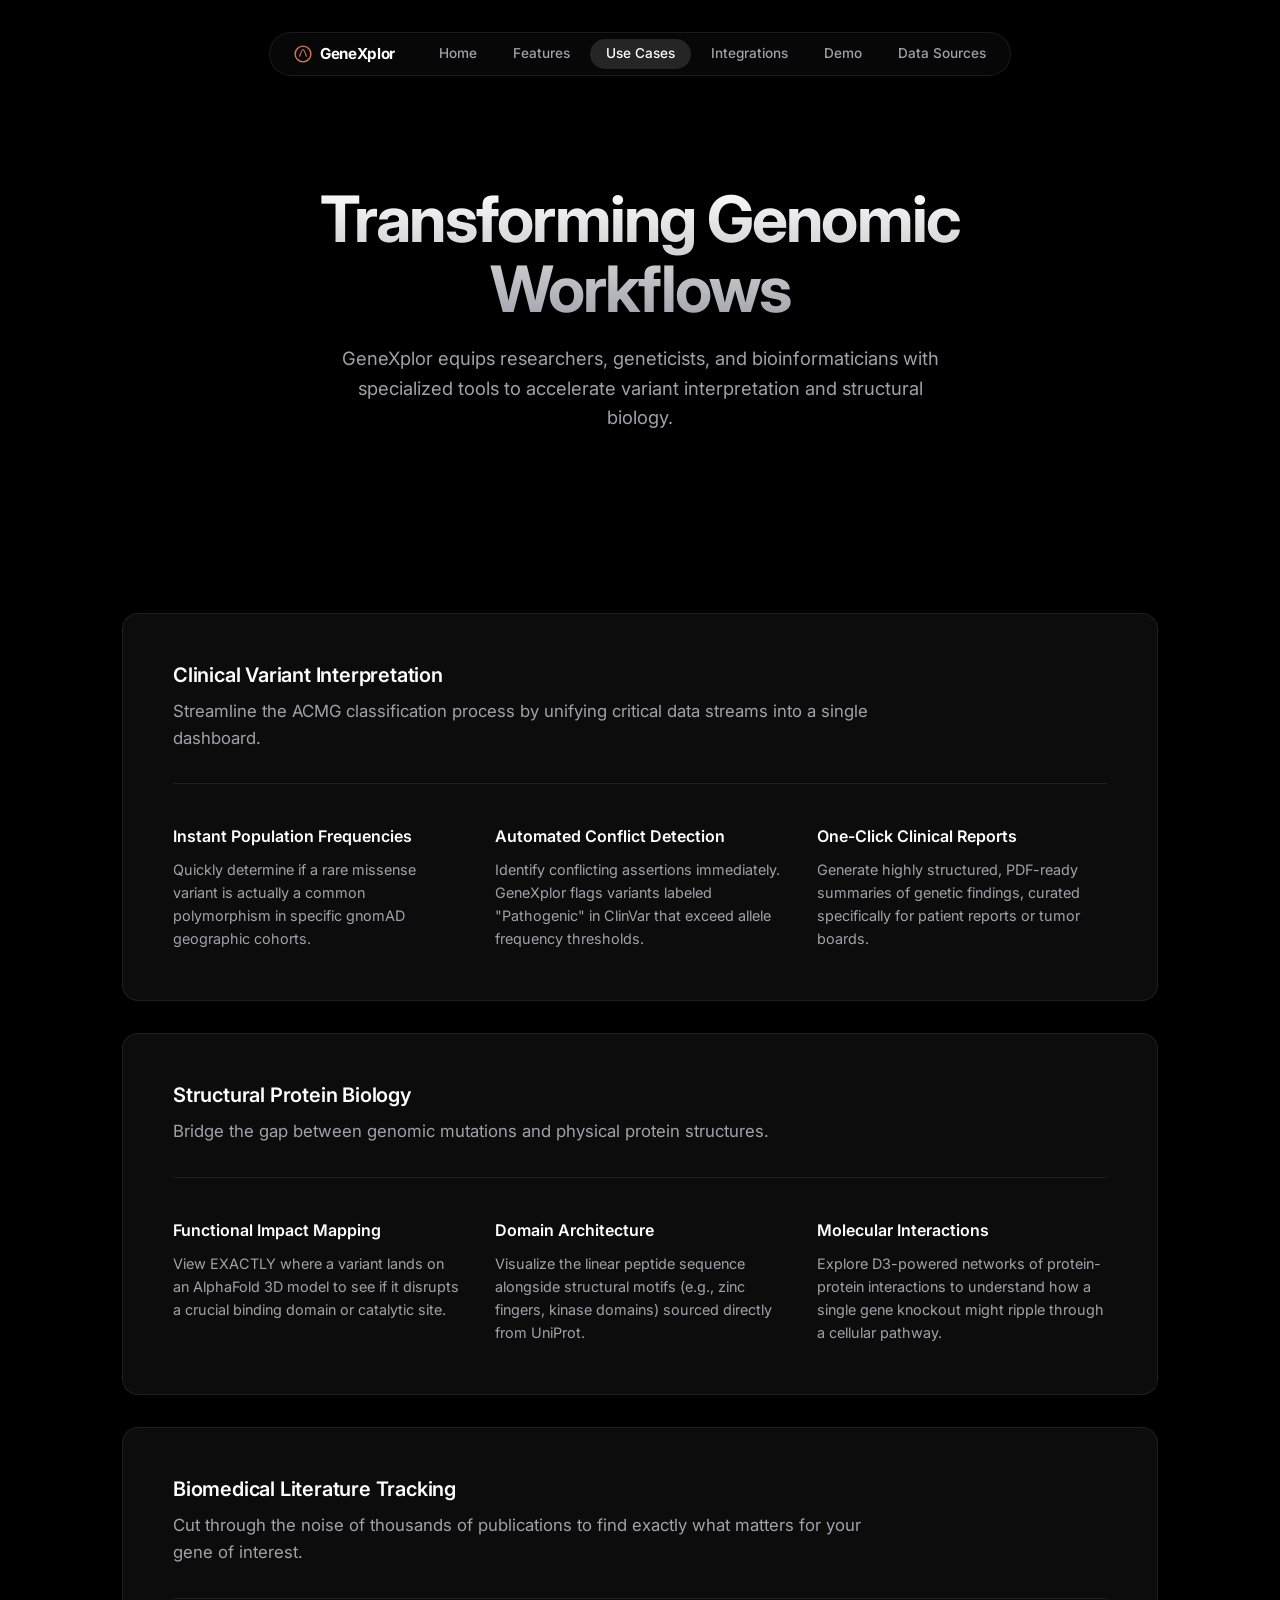
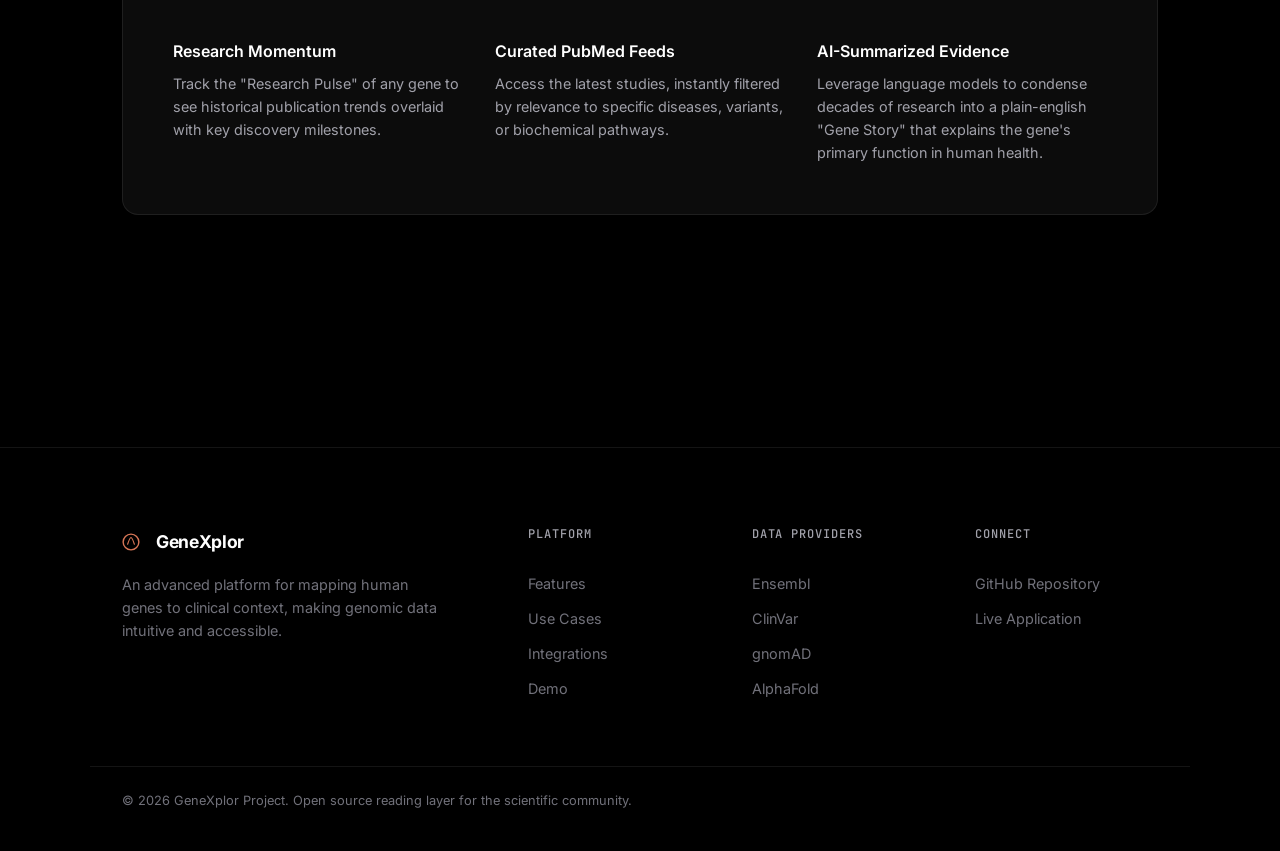
<file: use-cases.html>
<!DOCTYPE html>
<html lang="en">
<head>
  <meta charset="UTF-8">
  <meta name="viewport" content="width=device-width, initial-scale=1.0">
  <title>GeneXplor — Scientific Use Cases</title>
  <link rel="stylesheet" href="styles.css">
  <link rel="icon" type="image/svg+xml" href="favicon.svg">
</head>
<body>
  <nav id="navbar">
    <div class="nav-inner">
      <a href="index.html" class="nav-logo">
        <svg fill="none" class="logo-icon" viewBox="0 0 32 32">
          <circle cx="16" cy="16" r="14" stroke="#D97757" stroke-width="2.5"/>
          <path d="M10 20c2-6 4-12 6-12s4 6 6 12" stroke="#D97757" stroke-width="2" stroke-linecap="round"/>
        </svg>
        GeneXplor
      </a>
      <div class="nav-links" id="navLinks">
        <a href="index.html" class="nav-link">Home</a>
        <a href="features.html" class="nav-link">Features</a>
        <a href="use-cases.html" class="nav-link active">Use Cases</a>
        <a href="integrations.html" class="nav-link">Integrations</a>
        <a href="demo.html" class="nav-link">Demo</a>
        <a href="data-sources.html" class="nav-link">Data Sources</a>
      </div>
      <button class="nav-mobile-toggle" id="mobileToggle" aria-label="Toggle Navigation">
        <span></span><span></span><span></span>
      </button>
    </div>
  </nav>

  <main>
    <div class="page-header">
      <h1 class="page-title">Transforming Genomic Workflows</h1>
      <p class="page-subtitle">GeneXplor equips researchers, geneticists, and bioinformaticians with specialized tools to accelerate variant interpretation and structural biology.</p>
    </div>

    <section class="section">
      <div class="section-inner">
        <!-- Clinical Workflow -->
        <div class="arch-layer">
          <div class="arch-layer-header">
            <h3>Clinical Variant Interpretation</h3>
            <p>Streamline the ACMG classification process by unifying critical data streams into a single dashboard.</p>
          </div>
          <div class="arch-sub-grid">
            <div class="arch-sub-card">
              <strong>Instant Population Frequencies</strong>
              <p>Quickly determine if a rare missense variant is actually a common polymorphism in specific gnomAD geographic cohorts.</p>
            </div>
            <div class="arch-sub-card">
              <strong>Automated Conflict Detection</strong>
              <p>Identify conflicting assertions immediately. GeneXplor flags variants labeled "Pathogenic" in ClinVar that exceed allele frequency thresholds.</p>
            </div>
            <div class="arch-sub-card">
              <strong>One-Click Clinical Reports</strong>
              <p>Generate highly structured, PDF-ready summaries of genetic findings, curated specifically for patient reports or tumor boards.</p>
            </div>
          </div>
        </div>

        <!-- Structural Workflow -->
        <div class="arch-layer">
          <div class="arch-layer-header">
            <h3>Structural Protein Biology</h3>
            <p>Bridge the gap between genomic mutations and physical protein structures.</p>
          </div>
          <div class="arch-sub-grid">
            <div class="arch-sub-card">
              <strong>Functional Impact Mapping</strong>
              <p>View EXACTLY where a variant lands on an AlphaFold 3D model to see if it disrupts a crucial binding domain or catalytic site.</p>
            </div>
            <div class="arch-sub-card">
              <strong>Domain Architecture</strong>
              <p>Visualize the linear peptide sequence alongside structural motifs (e.g., zinc fingers, kinase domains) sourced directly from UniProt.</p>
            </div>
            <div class="arch-sub-card">
              <strong>Molecular Interactions</strong>
              <p>Explore D3-powered networks of protein-protein interactions to understand how a single gene knockout might ripple through a cellular pathway.</p>
            </div>
          </div>
        </div>

        <!-- Literature Workflow -->
        <div class="arch-layer">
          <div class="arch-layer-header">
            <h3>Biomedical Literature Tracking</h3>
            <p>Cut through the noise of thousands of publications to find exactly what matters for your gene of interest.</p>
          </div>
          <div class="arch-sub-grid">
            <div class="arch-sub-card">
              <strong>Research Momentum</strong>
              <p>Track the "Research Pulse" of any gene to see historical publication trends overlaid with key discovery milestones.</p>
            </div>
            <div class="arch-sub-card">
              <strong>Curated PubMed Feeds</strong>
              <p>Access the latest studies, instantly filtered by relevance to specific diseases, variants, or biochemical pathways.</p>
            </div>
            <div class="arch-sub-card">
              <strong>AI-Summarized Evidence</strong>
              <p>Leverage language models to condense decades of research into a plain-english "Gene Story" that explains the gene's primary function in human health.</p>
            </div>
          </div>
        </div>
      </div>
    </section>
  </main>

  <footer class="site-footer">
    <div class="footer-inner">
      <div class="footer-brand">
        <a href="index.html" class="nav-logo">
          <svg fill="none" class="logo-icon" viewBox="0 0 32 32" style="margin-right:8px;">
            <circle cx="16" cy="16" r="14" stroke="#D97757" stroke-width="2.5"/>
            <path d="M10 20c2-6 4-12 6-12s4 6 6 12" stroke="#D97757" stroke-width="2" stroke-linecap="round"/>
          </svg>
          GeneXplor
        </a>
        <p class="footer-desc" style="margin-top:16px;">An advanced platform for mapping human genes to clinical context, making genomic data intuitive and accessible.</p>
      </div>
      <div class="footer-col">
        <h4>Platform</h4>
        <a href="features.html">Features</a>
        <a href="use-cases.html">Use Cases</a>
        <a href="integrations.html">Integrations</a>
        <a href="demo.html">Demo</a>
      </div>
      <div class="footer-col">
        <h4>Data Providers</h4>
        <a href="https://useast.ensembl.org/" target="_blank">Ensembl</a>
        <a href="https://www.ncbi.nlm.nih.gov/clinvar/" target="_blank">ClinVar</a>
        <a href="https://gnomad.broadinstitute.org/" target="_blank">gnomAD</a>
        <a href="https://alphafold.ebi.ac.uk/" target="_blank">AlphaFold</a>
      </div>
      <div class="footer-col">
        <h4>Connect</h4>
        <a href="https://github.com/contact-ajmal/geneXplor" target="_blank">GitHub Repository</a>
        <a href="https://genexplor.app" target="_blank">Live Application</a>
      </div>
    </div>
    <div class="footer-bottom">
      <p>&copy; 2026 GeneXplor Project. Open source reading layer for the scientific community.</p>
    </div>
  </footer>
  <script src="script.js"></script>
</body>
</html>
</file>
<file: styles.css>
/* ════════════════════════════════════════════════════
   GeneXplor Website — Dark Minimalist Portfolio Theme
   ════════════════════════════════════════════════════ */

@import url('https://fonts.googleapis.com/css2?family=Inter:wght@400;500;600;700&family=JetBrains+Mono:wght@400;500&display=swap');

/* ── Reset & Base ── */
*, *::before, *::after { box-sizing: border-box; margin: 0; padding: 0; }

:root {
  /* Backgrounds: Pure Dark */
  --bg-main: #000000;
  --bg-surface: #000000;
  --bg-card: #0c0c0c;
  --bg-nav: rgba(10, 10, 10, 0.7);

  /* Texts: High Contrast & Muted Grays */
  --text-primary: #FFFFFF;
  --text-secondary: #A1A1AA; /* Muted gray like portfolio */
  --text-muted: #71717A;
  --text-heading: #FFFFFF;

  /* Borders: Ultra Thin & Subtle */
  --border-light: rgba(255, 255, 255, 0.08);
  --border-strong: rgba(255, 255, 255, 0.15);
  --border-hover: rgba(255, 255, 255, 0.25);

  /* Accents */
  --accent-primary: #FFFFFF;
  --accent-brand: #00D8FF; /* Cyan from portfolio */

  /* Spacing */
  --section-padding: 120px 0;
  --inner-max: 1100px;
  --radius-pill: 9999px;
  --radius-sm: 8px;
  --radius-md: 12px;
  --radius-lg: 16px;
}

html { scroll-behavior: smooth; }

body {
  font-family: 'Inter', -apple-system, sans-serif;
  background: var(--bg-main);
  color: var(--text-secondary);
  line-height: 1.6;
  overflow-x: hidden;
  -webkit-font-smoothing: antialiased;
  -moz-osx-font-smoothing: grayscale;
}

/* Typography: Sleek Sans-Serif */
h1, h2, h3, h4 { 
  font-family: 'Inter', sans-serif; 
  color: var(--text-heading); 
  font-weight: 700;
  line-height: 1.1; 
  letter-spacing: -0.03em;
}

/* Premium gradient text effect on main headers */
h1, h2 {
  background: linear-gradient(180deg, #FFFFFF 0%, #A1A1AA 100%);
  -webkit-background-clip: text;
  -webkit-text-fill-color: transparent;
  background-clip: text;
}

h1 { font-size: 4rem; max-width: 850px; margin: 0 auto; padding: 0 16px; }
h2 { font-size: 2.5rem; }
h3 { font-size: 1.25rem; font-weight: 600; letter-spacing: -0.01em; }

code, pre { font-family: 'JetBrains Mono', monospace; font-size: 0.85em; }

a { color: var(--text-primary); text-decoration: none; transition: opacity 0.2s, color 0.2s; }
a:hover { opacity: 0.8; }
strong { color: var(--text-primary); font-weight: 600; }
img { max-width: 100%; display: block; }

/* ── Floating Pill Navbar ── */
#navbar {
  position: sticky; top: 32px; left: 0; right: 0; z-index: 100;
  display: flex; justify-content: center;
  pointer-events: none; /* Let clicks pass through empty space */
}

.nav-inner {
  pointer-events: auto; /* Re-enable clicks on the pill itself */
  padding: 6px 8px; 
  display: flex; align-items: center; justify-content: space-between;
  background: var(--bg-nav);
  backdrop-filter: blur(24px);
  -webkit-backdrop-filter: blur(24px);
  border: 1px solid var(--border-light);
  border-radius: var(--radius-pill);
  transition: all 0.3s ease;
  box-shadow: 0 4px 24px rgba(0,0,0,0.4);
}

.nav-logo {
  display: flex; align-items: center; gap: 8px;
  font-weight: 700; font-size: 0.95rem;
  color: var(--text-heading); letter-spacing: -0.02em;
  padding: 0 16px;
}
.logo-icon { width: 18px; height: 18px; }

.nav-links { display: flex; gap: 4px; align-items: center; margin-left: 12px; }
.nav-link {
  font-size: 0.85rem; font-weight: 500; color: var(--text-secondary);
  padding: 8px 16px; border-radius: var(--radius-pill);
  transition: all 0.2s;
  line-height: 1; /* prevents vertical stretching */
}
.nav-link:hover { color: var(--text-primary); background: rgba(255,255,255,0.04); }
.nav-link.active { background: rgba(255,255,255,0.12); color: var(--text-primary); }

.nav-mobile-toggle { display: none; background: none; border: none; cursor: pointer; padding: 8px; }
.nav-mobile-toggle span {
  display: block; width: 22px; height: 2px; background: var(--text-primary);
  margin: 5px 0; transition: 0.3s;
}

/* Buttons */
.btn {
  display: inline-flex; align-items: center; justify-content: center; gap: 8px;
  padding: 10px 24px; border-radius: var(--radius-pill);
  font-family: 'Inter', sans-serif; font-size: 0.9rem; font-weight: 500;
  cursor: pointer; transition: all 0.2s; text-decoration: none; border: 1px solid transparent;
}
.btn-primary { background: var(--text-primary); color: #000; font-weight: 600; }
.btn-primary:hover { opacity: 0.9; transform: scale(0.98); }
.btn-outline {
  background: transparent; color: var(--text-primary);
  border: 1px solid rgba(255,255,255,0.15);
}
.btn-outline:hover {
  border-color: rgba(255,255,255,0.4); background: rgba(255,255,255,0.03);
}

/* ── Page Layouts ── */
.page-header {
  padding: 140px 0 60px; text-align: center; max-width: 800px; margin: 0 auto;
}
.page-title { margin-bottom: 20px; }
.page-subtitle { font-size: 1.15rem; color: var(--text-secondary); line-height: 1.6; font-weight: 400; max-width: 600px; margin: 0 auto; }

.section { padding: var(--section-padding); flex: 1; }
.section-inner { max-width: var(--inner-max); margin: 0 auto; padding: 0 32px; }

.section-header { text-align: left; margin-bottom: 60px; }
.section-header h2 { margin-bottom: 16px; }
.section-header p { font-size: 1.1rem; max-width: 600px; color: var(--text-secondary); }

/* ── Hero ── */
.hero-section {
  display: flex; align-items: center; justify-content: center; flex-direction: column;
  min-height: 90vh; padding-top: 60px; text-align: center;
  position: relative;
}
/* A highly subtle dark gradient glow behind the hero */
.hero-section::before {
  content: ''; position: absolute; top: 15%; left: 50%; transform: translateX(-50%);
  width: 800px; height: 800px; background: radial-gradient(circle, rgba(255,255,255,0.02) 0%, transparent 50%);
  z-index: -1; pointer-events: none;
}

.hero-inner { max-width: 900px; padding: 0 32px; z-index: 10; }
.hero-subtitle { font-size: 1.15rem; color: #D4D4D8; margin-top: 24px; margin-bottom: 40px; line-height: 1.6; max-width: 650px; margin-left: auto; margin-right: auto; font-weight: 400; }
.hero-cta-row { display: flex; gap: 16px; justify-content: center; margin-bottom: 80px; }

/* Stats (Home) - Very Dark */
.stats-strip {
  border-top: 1px solid var(--border-light);
  border-bottom: 1px solid var(--border-light);
  padding: 60px 0; background: var(--bg-card);
}
.stats-inner {
  max-width: var(--inner-max); margin: 0 auto; padding: 0 32px;
  display: flex; justify-content: space-around; flex-wrap: wrap; gap: 40px;
}
.stat-item { text-align: center; }
.stat-number { font-family: 'Inter', sans-serif; font-size: 2.5rem; font-weight: 700; color: var(--text-primary); letter-spacing: -0.05em; margin-bottom: 4px; display: block; }
.stat-label { font-family: 'JetBrains Mono', monospace; font-size: 0.75rem; color: var(--text-secondary); text-transform: uppercase; letter-spacing: 0.08em; }

/* ── Generic Grids ── */
.grid-3 { display: grid; grid-template-columns: repeat(3, 1fr); gap: 24px; }
.grid-2 { display: grid; grid-template-columns: repeat(2, 1fr); gap: 40px; }

/* ── Feature Cards (Minimalist Dark Mode) ── */
.feature-card {
  background: var(--bg-card); border: 1px solid var(--border-light);
  border-radius: var(--radius-lg); padding: 32px;
  transition: border-color 0.3s, background 0.3s;
}
.feature-card:hover {
  border-color: var(--border-hover); background: #141414;
}
.feature-icon {
  margin-bottom: 20px; color: var(--text-primary);
}
.feature-icon svg { width: 24px; height: 24px; stroke-width: 1.5; }
.feature-card h3 { margin-bottom: 12px; }
.feature-card p { font-size: 0.95rem; color: var(--text-secondary); line-height: 1.6; }

/* ── Demo Gallery ── */
.demo-gallery { display: flex; flex-direction: column; gap: 120px; }
.demo-item { display: flex; flex-direction: column; gap: 40px; align-items: center; }
.demo-browser {
  background: var(--bg-main); border: 1px solid var(--border-strong);
  border-radius: var(--radius-lg); padding: 8px; 
  box-shadow: 0 40px 100px rgba(0,0,0,0.8); /* Deep shadow */
}
.demo-browser img { border-radius: var(--radius-sm); border: 1px solid var(--border-light); opacity: 0.9; transition: opacity 0.3s; }
.demo-browser img:hover { opacity: 1; }

.demo-info { text-align: left; max-width: 500px; }
.demo-info h3 { margin-bottom: 16px; font-size: 1.7rem; }
.demo-info p { color: var(--text-secondary); font-size: 1.05rem; line-height: 1.6; }

/* ── Architecture/Integration Layers ── */
.arch-layer {
  background: var(--bg-card); border: 1px solid var(--border-light);
  border-radius: var(--radius-lg); padding: 50px; margin-bottom: 32px;
}
.arch-layer-header { margin-bottom: 40px; border-bottom: 1px solid var(--border-light); padding-bottom: 32px; }
.arch-layer-header h3 { margin-bottom: 12px; }
.arch-layer-header p { font-size: 1.05rem; color: var(--text-secondary); max-width: 700px; }

.arch-sub-grid { display: grid; grid-template-columns: repeat(3, 1fr); gap: 32px; }
.arch-sub-card {
  padding: 0; background: transparent; border: none;
}
.arch-sub-card strong { font-size: 1rem; display: block; margin-bottom: 8px; font-weight: 600; color: var(--text-primary); }
.arch-sub-card p { font-size: 0.9rem; color: var(--text-secondary); }

/* ── Data Sources Tables ── */
.ds-table-wrapper {
  overflow-x: auto; background: var(--bg-card); border-radius: var(--radius-lg);
  border: 1px solid var(--border-light); margin-bottom: 40px;
}
table { width: 100%; border-collapse: collapse; text-align: left; }
th, td { padding: 20px 30px; border-bottom: 1px solid var(--border-light); }
th { font-family: 'JetBrains Mono', monospace; font-weight: 500; color: var(--text-muted); font-size: 0.75rem; text-transform: uppercase; letter-spacing: 0.05em; }
td { font-size: 0.95rem; color: var(--text-secondary); }
td strong { color: var(--text-primary); font-weight: 500;}
tr:last-child td { border-bottom: none; }
.ds-badge { display: inline-block; padding: 4px 10px; border-radius: 4px; background: rgba(255,255,255,0.05); font-family: 'JetBrains Mono'; font-size: 0.8rem; color: var(--text-primary); border: 1px solid var(--border-light); }

/* ── Footer ── */
.site-footer {
  border-top: 1px solid var(--border-light);
  background: var(--bg-main);
  padding: 80px 0 40px; margin-top: 80px;
}
.footer-inner {
  max-width: var(--inner-max); margin: 0 auto; padding: 0 32px;
  display: grid; grid-template-columns: 2fr 1fr 1fr 1fr; gap: 40px;
}
.footer-brand .nav-logo { padding-left: 0; margin-bottom: 16px; font-size: 1.1rem; }
.footer-desc { font-size: 0.9rem; color: var(--text-muted); max-width: 320px; line-height: 1.6; }
.footer-col h4 {
  font-family: 'JetBrains Mono', monospace; font-size: 0.75rem; font-weight: 500; color: var(--text-secondary);
  text-transform: uppercase; letter-spacing: 0.08em; margin-bottom: 24px;
}
.footer-col a {
  display: block; font-size: 0.9rem; color: var(--text-muted);
  padding: 6px 0; transition: color 0.15s;
}
.footer-col a:hover { color: var(--text-primary); }
.footer-bottom {
  max-width: var(--inner-max); margin: 0 auto; padding: 24px 32px 0;
  margin-top: 60px; border-top: 1px solid var(--border-light);
  display: flex; justify-content: space-between; align-items: center;
  font-size: 0.8rem; color: var(--text-muted);
}

/* ── Responsive ── */
@media (max-width: 1024px) {
  h1 { font-size: 3.5rem; }
  .grid-3 { grid-template-columns: repeat(2, 1fr); }
  .arch-sub-grid { grid-template-columns: repeat(2, 1fr); }
  .footer-inner { grid-template-columns: 1fr 1fr; }
}

@media (max-width: 768px) {
  h1 { font-size: 2.5rem; }
  .nav-inner { padding: 12px; width: 100%; border-radius: 0; border: none; border-bottom: 1px solid var(--border-light); background: var(--bg-main); }
  #navbar { top: 0; }
  .nav-links { display: none; }
  .nav-mobile-toggle { display: block; }
  .grid-3, .grid-2 { grid-template-columns: 1fr; }
  .arch-sub-grid { grid-template-columns: 1fr; }
  .footer-inner { grid-template-columns: 1fr; }
  .section { padding: 80px 0; }
  .demo-item { direction: ltr !important; } /* Force column on mobile */
  .demo-item > div { padding: 0 !important; text-align: left !important; direction: ltr !important; }
}
</file>
